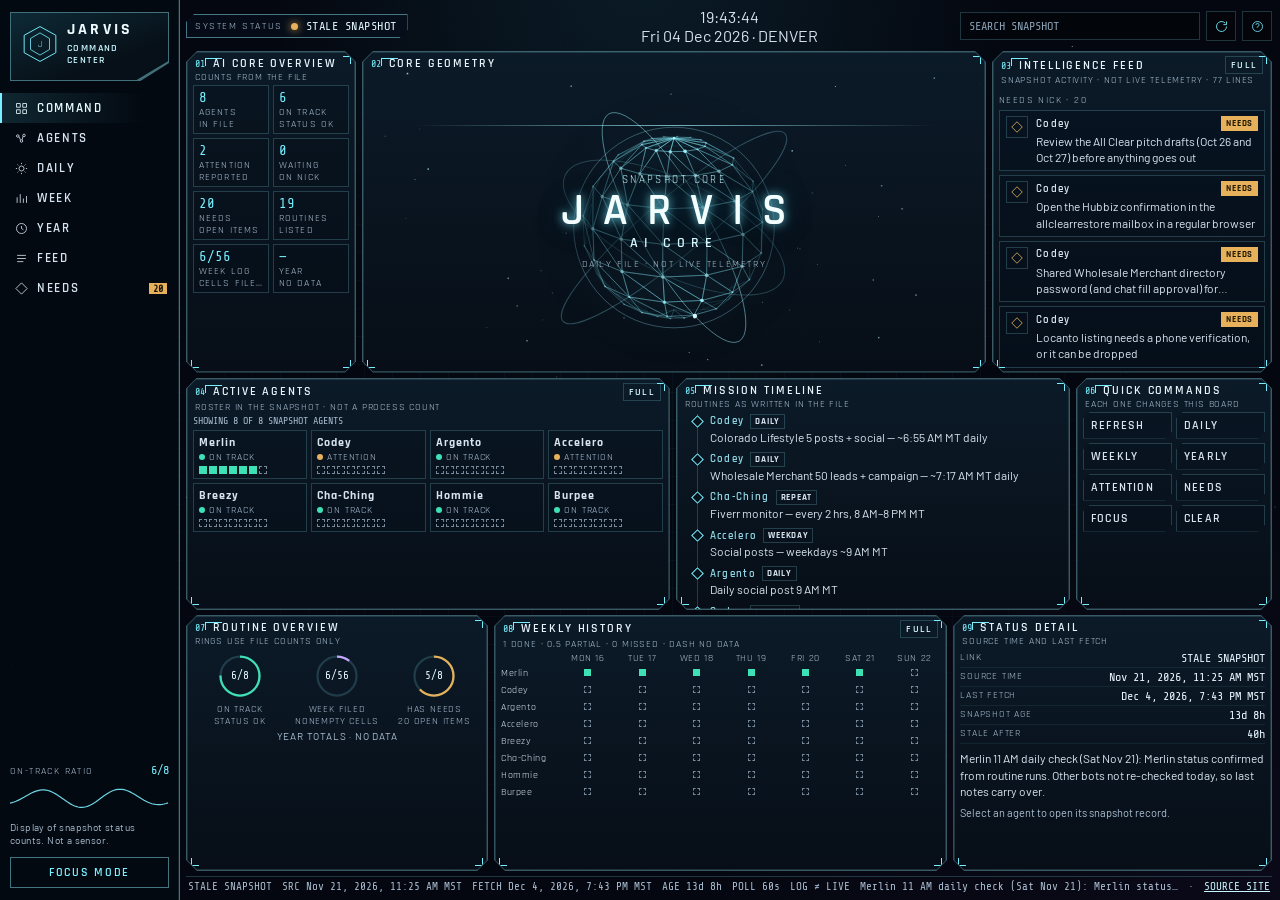
<file: javis-dashboard/index.html>
<!doctype html>
<html lang="en">
<head>
<meta charset="utf-8">
<meta name="viewport" content="width=device-width, initial-scale=1">
<meta name="color-scheme" content="dark">
<title>JARVIS Command Center</title>
<link rel="icon" href="favicon.svg" type="image/svg+xml">
<link rel="preconnect" href="https://fonts.googleapis.com">
<link rel="preconnect" href="https://fonts.gstatic.com" crossorigin>
<link href="https://fonts.googleapis.com/css2?family=Barlow:wght@400;500;600&family=Rajdhani:wght@500;600;700&family=Share+Tech+Mono&display=swap" rel="stylesheet">
<link rel="stylesheet" href="styles.css">
</head>
<body data-view="command">
<a class="skip" href="#command">Skip to command surface</a>
<canvas id="stars" aria-hidden="true"></canvas>
<div class="app">
  <aside class="sidebar">
    <div class="brand-wrap">
      <div class="brand">
        <svg class="mark" viewBox="0 0 48 48" aria-hidden="true">
          <polygon points="24,2 44,13 44,35 24,46 4,35 4,13" fill="none" stroke="currentColor" stroke-width="1.2"/>
          <polygon points="24,10 36,17 36,31 24,38 12,31 12,17" fill="none" stroke="currentColor" stroke-width="1"/>
          <text x="24" y="28" text-anchor="middle" font-size="11" fill="currentColor" font-family="Rajdhani, sans-serif">J</text>
        </svg>
        <div class="brand-text">
          <strong>JARVIS</strong>
          <span>COMMAND<br>CENTER</span>
        </div>
      </div>
    </div>
    <nav class="nav" aria-label="Command views">
      <button type="button" data-nav="command" aria-current="page">
        <svg viewBox="0 0 24 24"><path d="M4 4h6v6H4zM14 4h6v6h-6zM4 14h6v6H4zM14 14h6v6h-6z" stroke-width="1.3"/></svg>
        COMMAND
      </button>
      <button type="button" data-nav="agents">
        <svg viewBox="0 0 24 24"><circle cx="6" cy="8" r="2" stroke-width="1.3"/><circle cx="16" cy="7" r="2" stroke-width="1.3"/><circle cx="12" cy="16" r="2" stroke-width="1.3"/><path d="M8 9.2 10.4 14.2M14.2 8.6 13.2 14" stroke-width="1.3"/></svg>
        AGENTS
      </button>
      <button type="button" data-nav="daily">
        <svg viewBox="0 0 24 24"><circle cx="12" cy="12" r="4" stroke-width="1.3"/><path d="M12 3v2M12 19v2M3 12h2M19 12h2M5.6 5.6l1.4 1.4M17 17l1.4 1.4M18.4 5.6 17 7M7 17l-1.4 1.4" stroke-width="1.3"/></svg>
        DAILY
      </button>
      <button type="button" data-nav="weekly">
        <svg viewBox="0 0 24 24"><path d="M5 19V10M10 19V5M15 19v-7M20 19V8" stroke-width="1.3"/></svg>
        WEEK
      </button>
      <button type="button" data-nav="yearly">
        <svg viewBox="0 0 24 24"><circle cx="12" cy="12" r="8" stroke-width="1.3"/><path d="M12 8v4l3 2" stroke-width="1.3"/></svg>
        YEAR
      </button>
      <button type="button" data-nav="feed">
        <svg viewBox="0 0 24 24"><path d="M5 7h14M5 12h14M5 17h10" stroke-width="1.3"/></svg>
        FEED
      </button>
      <button type="button" data-nav="needs">
        <svg viewBox="0 0 24 24"><path d="M12 3 21 12 12 21 3 12Z" stroke-width="1.3"/></svg>
        NEEDS <span class="pip" id="needs-pip" hidden>0</span>
      </button>
    </nav>
    <div class="wave-block">
      <div class="wave-label"><span>ON-TRACK RATIO</span><b id="wave-stat">—</b></div>
      <canvas id="wave" width="320" height="84" aria-hidden="true"></canvas>
      <p class="wave-note">Display of snapshot status counts. Not a sensor.</p>
    </div>
    <button type="button" class="focus-btn" data-cmd="focus" data-label="FOCUS MODE" data-on="EXIT FOCUS" aria-pressed="false">FOCUS MODE</button>
  </aside>

  <main class="main" id="main">
    <header class="mast">
      <div class="topbar">
      <div class="pill" id="status-pill" role="status" aria-live="polite">
        <span class="k">SYSTEM STATUS</span>
        <span id="status-dot" class="dot loading"></span>
        <span id="status-label">READING SOURCE</span>
      </div>
      <div class="clockblock">
        <div id="clock">--:--:--</div>
        <div id="date">DENVER</div>
      </div>
      <div class="tools">
        <form id="searchform" role="search">
          <input id="q" type="search" name="q" placeholder="SEARCH SNAPSHOT" aria-label="Search snapshot" autocomplete="off" spellcheck="false">
        </form>
        <button type="button" class="ib" id="refresh-btn" data-cmd="refresh" aria-label="Refresh snapshot" title="Refresh snapshot (R)">
          <svg viewBox="0 0 24 24"><path d="M20 12a8 8 0 1 1-2.2-5.5" stroke-width="1.4"/><path d="M20 4v5h-5" stroke-width="1.4"/></svg>
        </button>
        <button type="button" class="ib" data-cmd="help" aria-label="Help and keyboard shortcuts" title="Help">
          <svg viewBox="0 0 24 24"><circle cx="12" cy="12" r="8" stroke-width="1.3"/><path d="M9.5 9.5a2.5 2.5 0 1 1 3.2 2.4c-.7.3-1.2.8-1.2 1.6V14" stroke-width="1.3"/><path d="M12 17h.01" stroke-width="1.8"/></svg>
        </button>
      </div>
      </div>
      <div id="filterbar" hidden></div>
    </header>

    <div id="command">
      <div class="upper">
        <div class="shell" id="core-shell">
          <section class="panel" aria-labelledby="core-title">
            <i class="brk tl"></i><i class="brk tr"></i><i class="brk bl"></i><i class="brk br"></i>
            <header class="ph"><span class="idx">01</span><h2 id="core-title">AI CORE OVERVIEW</h2></header>
            <p class="psub">COUNTS FROM THE FILE</p>
            <div class="body" id="tiles"></div>
          </section>
        </div>
        <div class="shell hero" id="hero-shell">
          <section class="panel" aria-labelledby="hero-title">
            <i class="brk tl"></i><i class="brk tr"></i><i class="brk bl"></i><i class="brk br"></i>
            <header class="ph"><span class="idx">02</span><h2 id="hero-title">CORE GEOMETRY</h2></header>
            <div class="body">
              <canvas id="globe" aria-hidden="true"></canvas>
              <div class="scan" aria-hidden="true"></div>
              <div class="hero-copy">
                <div class="stack">
                  <p class="kicker">SNAPSHOT CORE</p>
                  <div class="jarvis" aria-label="JARVIS"><span>J</span><span>A</span><span>R</span><span>V</span><span>I</span><span>S</span></div>
                  <p class="hero-sub">AI CORE</p>
                  <p class="fine">DAILY FILE · NOT LIVE TELEMETRY</p>
                </div>
              </div>
            </div>
          </section>
        </div>
        <div class="shell" id="feed-shell">
          <section class="panel" aria-labelledby="feed-title">
            <i class="brk tl"></i><i class="brk tr"></i><i class="brk bl"></i><i class="brk br"></i>
            <header class="ph"><span class="idx">03</span><h2 id="feed-title">INTELLIGENCE FEED</h2><button type="button" class="mini" data-nav="feed">FULL</button></header>
            <p class="psub">SNAPSHOT ACTIVITY · NOT LIVE TELEMETRY <span id="feed-meta"></span></p>
            <div class="body" id="feed"></div>
          </section>
        </div>
      </div>
      <div class="middle">
        <div class="shell">
          <section class="panel" aria-labelledby="agents-title">
            <i class="brk tl"></i><i class="brk tr"></i><i class="brk bl"></i><i class="brk br"></i>
            <header class="ph"><span class="idx">04</span><h2 id="agents-title">ACTIVE AGENTS</h2><button type="button" class="mini" data-nav="agents">FULL</button></header>
            <p class="psub">ROSTER IN THE SNAPSHOT · NOT A PROCESS COUNT</p>
            <div class="body" id="agent-grid"></div>
          </section>
        </div>
        <div class="shell">
          <section class="panel" aria-labelledby="mission-title">
            <i class="brk tl"></i><i class="brk tr"></i><i class="brk bl"></i><i class="brk br"></i>
            <header class="ph"><span class="idx">05</span><h2 id="mission-title">MISSION TIMELINE</h2></header>
            <p class="psub">ROUTINES AS WRITTEN IN THE FILE</p>
            <div class="body" id="timeline"></div>
          </section>
        </div>
        <div class="shell">
          <section class="panel" aria-labelledby="cmd-title">
            <i class="brk tl"></i><i class="brk tr"></i><i class="brk bl"></i><i class="brk br"></i>
            <header class="ph"><span class="idx">06</span><h2 id="cmd-title">QUICK COMMANDS</h2></header>
            <p class="psub">EACH ONE CHANGES THIS BOARD</p>
            <div class="body">
              <div class="cmds">
                <button type="button" data-cmd="refresh">REFRESH</button>
                <button type="button" data-cmd="daily">DAILY</button>
                <button type="button" data-cmd="weekly">WEEKLY</button>
                <button type="button" data-cmd="yearly">YEARLY</button>
                <button type="button" data-cmd="attention" aria-pressed="false">ATTENTION</button>
                <button type="button" data-cmd="needs">NEEDS</button>
                <button type="button" data-cmd="focus" data-label="FOCUS" data-on="EXIT" aria-pressed="false">FOCUS</button>
                <button type="button" data-cmd="clear">CLEAR</button>
              </div>
            </div>
          </section>
        </div>
      </div>
      <div class="bottom">
        <div class="shell">
          <section class="panel" aria-labelledby="ring-title">
            <i class="brk tl"></i><i class="brk tr"></i><i class="brk bl"></i><i class="brk br"></i>
            <header class="ph"><span class="idx">07</span><h2 id="ring-title">ROUTINE OVERVIEW</h2></header>
            <p class="psub">RINGS USE FILE COUNTS ONLY</p>
            <div class="body" id="rings"></div>
          </section>
        </div>
        <div class="shell">
          <section class="panel" aria-labelledby="week-title">
            <i class="brk tl"></i><i class="brk tr"></i><i class="brk bl"></i><i class="brk br"></i>
            <header class="ph"><span class="idx">08</span><h2 id="week-title">WEEKLY HISTORY</h2><button type="button" class="mini" data-nav="weekly">FULL</button></header>
            <p class="psub">1 DONE · 0.5 PARTIAL · 0 MISSED · DASH NO DATA</p>
            <div class="body" id="heatmap"></div>
          </section>
        </div>
        <div class="shell">
          <section class="panel" aria-labelledby="status-title">
            <i class="brk tl"></i><i class="brk tr"></i><i class="brk bl"></i><i class="brk br"></i>
            <header class="ph"><span class="idx">09</span><h2 id="status-title">STATUS DETAIL</h2></header>
            <p class="psub">SOURCE TIME AND LAST FETCH</p>
            <div class="body" id="side-status"></div>
          </section>
        </div>
      </div>
    </div>

    <div id="stage"></div>
    <footer class="footer" id="footer"></footer>
  </main>
</div>

<dialog id="detail" aria-labelledby="detail-title"></dialog>
<dialog id="help" aria-labelledby="help-title">
  <div class="sheet">
    <button type="button" class="close" data-cmd="close-help">CLOSE</button>
    <h2 id="help-title" class="ph" style="padding-left:0">HOW THIS BOARD READS</h2>
    <p>This command center displays the public daily snapshot from the original Grok Bots dashboard. It polls that file. It does not watch live processes.</p>
    <ul class="help-list">
      <li><b>SNAPSHOT CURRENT</b> means the file timestamp is under 40 hours old.</li>
      <li><b>STALE SNAPSHOT</b> means that timestamp is older than 40 hours. The rows still show the last file.</li>
      <li><b>LINK OFFLINE</b> means the latest fetch failed. If a previous file loaded, it stays on screen.</li>
      <li><b>NO SNAPSHOT</b> means nothing has loaded. Counts stay blank rather than turning into zeros.</li>
      <li><b>SOURCE UNKNOWN</b> means the file arrived without a usable timestamp or a recognizable shape.</li>
      <li>Week cells: filled teal = done (1), split amber = partial (0.5), crossed rose = missed (0), dashed = no data. Unrecognized numbers stay unlabeled.</li>
      <li>Done, pending, and needs are lists in the file. A line in the done list is logged work, not a live success signal.</li>
      <li>Year stays “no data” until the file itself carries a yearly note. This board does not invent an annual total.</li>
      <li>The source has no machine-load fields, so there are no hardware gauges.</li>
      <li>Search checks names, roles, routines, and list lines. Emails or secret-shaped values in a future file are redacted on screen.</li>
    </ul>
    <h3>KEYBOARD</h3>
    <ul class="help-list">
      <li><kbd>/</kbd> search</li>
      <li><kbd>1</kbd> command <kbd>2</kbd> agents <kbd>3</kbd> daily <kbd>4</kbd> week <kbd>5</kbd> year <kbd>6</kbd> feed <kbd>7</kbd> needs</li>
      <li><kbd>F</kbd> focus mode <kbd>R</kbd> refresh <kbd>Esc</kbd> clear filters, or close a panel</li>
      <li>Left and right arrows move between agent records while a record is open.</li>
    </ul>
    <p>Motion follows the operating system reduced-motion setting. The globe holds a still frame when that setting is on.</p>
  </div>
</dialog>
<div id="live" class="skip" aria-live="polite"></div>
<noscript><p style="padding:16px">This command center needs JavaScript to read the public snapshot.</p></noscript>
<script type="module" src="app.js"></script>
</body>
</html>
</file>
<file: javis-dashboard/styles.css>
:root {
  --bg: #04070f;
  --ink: #d7e4ef;
  --muted: #a9bdd0;
  --dim: #8aa0b4;
  --cyan: #79f0ff;
  --cyan-deep: #8fd6e4;
  --line: rgba(132, 224, 238, 0.5);
  --line-dim: rgba(132, 224, 238, 0.22);
  --teal: #3ee0b5;
  --amber: #e6b15a;
  --violet: #c4a6ff;
  --miss: #e08aa0;
  --panel: #07111c;
  --display: "Rajdhani", "Segoe UI", sans-serif;
  --sans: "Barlow", "Segoe UI", sans-serif;
  --mono: "Share Tech Mono", ui-monospace, monospace;
  --sidebar: 180px;
  color-scheme: dark;
}

* { box-sizing: border-box; }
html, body { height: 100%; margin: 0; }
body {
  font-family: var(--sans);
  color: var(--ink);
  background:
    radial-gradient(ellipse at 50% -10%, rgba(28, 84, 104, 0.28), transparent 42%),
    radial-gradient(ellipse at 100% 100%, rgba(64, 28, 96, 0.12), transparent 36%),
    var(--bg);
  overflow: hidden;
}
body::before {
  content: "";
  position: fixed;
  inset: 0;
  pointer-events: none;
  background-image:
    linear-gradient(rgba(90, 180, 200, 0.045) 1px, transparent 1px),
    linear-gradient(90deg, rgba(90, 180, 200, 0.045) 1px, transparent 1px);
  background-size: 28px 28px;
  mask-image: radial-gradient(ellipse at center, #000 35%, transparent 78%);
  z-index: 0;
}
#stars { position: fixed; inset: 0; width: 100%; height: 100%; pointer-events: none; z-index: 0; }
.app { position: relative; z-index: 1; height: 100%; display: grid; grid-template-columns: var(--sidebar) minmax(0, 1fr); }

.skip {
  position: absolute; left: 8px; top: -40px; z-index: 20;
  background: #021018; color: var(--ink); padding: 6px 8px;
}
.skip:focus { top: 8px; }

.sidebar {
  min-height: 0;
  display: flex;
  flex-direction: column;
  border-right: 1px solid var(--line);
  box-shadow: inset -1px 0 0 rgba(132, 224, 238, 0.12);
  background: rgba(4, 10, 18, 0.9);
}
.brand-wrap {
  margin: 12px 10px 8px;
  padding: 1px;
  background: rgba(132, 224, 238, 0.48);
  clip-path: polygon(0 0, 100% 0, 100% 74%, 82% 100%, 0 100%);
}
.brand {
  display: flex;
  gap: 8px;
  align-items: center;
  padding: 9px 10px 14px;
  background: linear-gradient(160deg, #0d2a36 0%, #071018 68%);
  clip-path: polygon(0 0, 100% 0, 100% 72%, 80% 100%, 0 100%);
  color: var(--cyan);
}
.mark { width: 38px; height: 38px; flex: 0 0 auto; }
.brand-text strong {
  display: block;
  font-family: var(--display);
  font-weight: 700;
  letter-spacing: 0.2em;
  font-size: 16px;
  color: #edfbff;
  line-height: 1;
}
.brand-text span {
  display: block;
  margin-top: 4px;
  font-family: var(--display);
  font-size: 10px;
  font-weight: 600;
  letter-spacing: 0.14em;
  color: #c8f6ff;
}
.nav { display: flex; flex-direction: column; padding: 4px 0; overflow: auto; }
.nav button, .text-btn, .mini, .ib, .cmds button, .chip button, .agent, .feed-item, .dayhead, .cellbtn, .close {
  font-family: inherit;
  cursor: pointer;
}
.nav button {
  display: flex;
  align-items: center;
  gap: 8px;
  width: 100%;
  text-align: left;
  background: transparent;
  color: var(--ink);
  border: 0;
  border-left: 2px solid transparent;
  padding: 7px 12px;
  font-family: var(--display);
  font-weight: 600;
  font-size: 13px;
  letter-spacing: 0.13em;
}
.nav button svg { width: 15px; height: 15px; flex: 0 0 auto; stroke: currentColor; fill: none; }
.nav button[aria-current="page"] {
  border-left-color: var(--cyan);
  color: #e8fdff;
  background: linear-gradient(90deg, rgba(90, 220, 240, 0.14), transparent 80%);
}
.nav button:hover { color: white; }
.nav .pip {
  margin-left: auto;
  min-width: 16px;
  padding: 0 4px;
  font-family: var(--mono);
  font-size: 10px;
  letter-spacing: 0;
  color: #1a1408;
  background: var(--amber);
}
.wave-block { margin-top: auto; padding: 8px 10px 4px; }
.wave-label {
  display: flex;
  justify-content: space-between;
  align-items: baseline;
  font-family: var(--display);
  font-size: 10px;
  letter-spacing: 0.14em;
  color: var(--muted);
}
.wave-label b { color: var(--cyan); font-family: var(--mono); font-weight: 400; letter-spacing: 0; font-size: 12px; }
#wave { display: block; width: 100%; height: 42px; }
.wave-note { margin: 2px 0 6px; font-size: 10px; line-height: 1.3; color: var(--muted); letter-spacing: 0.04em; }
.focus-btn {
  margin: 0 10px 12px;
  background: transparent;
  color: var(--cyan);
  border: 1px solid var(--line);
  padding: 7px 8px;
  font-family: var(--display);
  font-weight: 600;
  letter-spacing: 0.14em;
  font-size: 12px;
}
.text-btn, .linkbtn {
  background: transparent;
  color: #e7fbff;
  border: 1px solid var(--line-dim);
  padding: 4px 8px;
  font-family: var(--display);
  font-weight: 600;
  letter-spacing: 0.1em;
  font-size: 12px;
}
.linkbtn { border: 0; padding: 0; font-size: 16px; letter-spacing: 0.08em; }
.focus-btn[aria-pressed="true"], .cmds button[aria-pressed="true"] {
  background: rgba(90, 220, 240, 0.12);
  color: white;
}

.main {
  min-width: 0;
  min-height: 0;
  height: 100%;
  display: grid;
  grid-template-rows: auto minmax(0, 1fr) auto;
  gap: 5px;
  padding: 6px 8px 4px 6px;
  overflow: hidden;
}
.mast { display: flex; flex-direction: column; gap: 4px; min-width: 0; }
.topbar {
  display: grid;
  grid-template-columns: minmax(0, 1fr) auto minmax(0, 1fr);
  align-items: center;
  gap: 8px;
  min-height: 40px;
}
.pill {
  justify-self: start;
  display: inline-flex;
  align-items: center;
  gap: 8px;
  max-width: 100%;
  padding: 4px 10px 4px 8px;
  border: 1px solid var(--line);
  background: rgba(6, 16, 28, 0.72);
  clip-path: polygon(8px 0, 100% 0, 100% calc(100% - 8px), calc(100% - 8px) 100%, 0 100%, 0 8px);
}
.pill .k {
  font-family: var(--display);
  font-size: 10px;
  letter-spacing: 0.16em;
  color: var(--muted);
}
#status-label {
  font-family: var(--mono);
  font-size: 12px;
  letter-spacing: 0.04em;
  color: #e7fbff;
  white-space: nowrap;
}
.dot { width: 7px; height: 7px; border-radius: 50%; background: var(--dim); box-shadow: 0 0 8px transparent; }
.dot.current { background: var(--teal); box-shadow: 0 0 8px var(--teal); }
.dot.stale, .dot.loading { background: var(--amber); box-shadow: 0 0 8px var(--amber); }
.dot.offline, .dot.nodata { background: var(--miss); box-shadow: 0 0 8px var(--miss); }
.dot.unknown { background: var(--violet); box-shadow: 0 0 8px var(--violet); }
.clockblock { text-align: center; }
.clock {
  font-family: var(--mono);
  font-size: clamp(18px, 2vw, 28px);
  line-height: 1;
  color: #7af3ff;
  text-shadow: 0 0 10px rgba(90, 230, 255, 0.55);
  font-variant-numeric: tabular-nums;
}
.date { margin-top: 2px; font-family: var(--display); font-size: 11px; letter-spacing: 0.14em; color: #c5d8e6; }
.tools { justify-self: end; display: flex; align-items: center; gap: 6px; min-width: 0; }
#searchform { min-width: 0; }
#q {
  width: min(240px, 28vw);
  background: rgba(0, 0, 0, 0.28);
  color: var(--ink);
  border: 1px solid var(--line-dim);
  padding: 6px 8px;
  font-family: var(--mono);
  font-size: 12px;
}
#q::placeholder { color: var(--dim); }
.ib {
  width: 30px; height: 30px;
  display: grid; place-items: center;
  background: rgba(0, 0, 0, 0.25);
  color: var(--cyan);
  border: 1px solid var(--line-dim);
}
.ib svg { width: 15px; height: 15px; stroke: currentColor; fill: none; }
.ib.busy svg { animation: spin 0.8s linear infinite; }
@keyframes spin { to { transform: rotate(360deg); } }

#filterbar {
  display: flex; flex-wrap: wrap; gap: 6px; align-items: center;
  min-height: 0;
}
#filterbar[hidden] { display: none; }
.chip, .alert {
  display: inline-flex; align-items: center; gap: 6px;
  border: 1px solid var(--line-dim);
  padding: 3px 6px;
  font-family: var(--display);
  font-size: 11px;
  letter-spacing: 0.08em;
  color: var(--ink);
  background: rgba(8, 20, 32, 0.65);
}
.chip button, .alert button {
  background: transparent; color: var(--cyan); border: 0; padding: 0 2px; font-size: 14px;
}
.alert { border-color: rgba(230, 177, 90, 0.55); color: #ffe3b5; }

#command {
  min-height: 0;
  height: 100%;
  overflow: hidden;
  display: grid;
  grid-template-rows: minmax(0, 1.08fr) minmax(0, 0.78fr) minmax(132px, 0.86fr);
  gap: 5px;
}
.upper, .middle, .bottom { min-height: 0; min-width: 0; display: grid; gap: 6px; }
.upper { grid-template-columns: 170px minmax(0, 1fr) minmax(220px, 280px); }
.middle { grid-template-columns: minmax(0, 1.35fr) minmax(0, 1.1fr) 196px; }
.bottom { grid-template-columns: minmax(210px, 0.9fr) minmax(0, 1.35fr) minmax(220px, 0.95fr); }

.shell {
  min-width: 0; min-height: 0;
  display: flex;
  padding: 1px;
  background: rgba(140, 226, 240, 0.38);
  clip-path: polygon(11px 0, calc(100% - 11px) 0, 100% 11px, 100% calc(100% - 11px), calc(100% - 11px) 100%, 11px 100%, 0 calc(100% - 11px), 0 11px);
}
.panel {
  position: relative;
  flex: 1;
  min-width: 0; min-height: 0;
  display: flex;
  flex-direction: column;
  background: linear-gradient(180deg, rgba(10, 24, 38, 0.96), rgba(5, 11, 20, 0.96));
  clip-path: polygon(10px 0, calc(100% - 10px) 0, 100% 10px, 100% calc(100% - 10px), calc(100% - 10px) 100%, 10px 100%, 0 calc(100% - 10px), 0 10px);
  box-shadow: inset 0 0 0 1px rgba(160, 236, 250, 0.14);
}
.brk { position: absolute; width: 8px; height: 8px; pointer-events: none; z-index: 2; }
.brk.tl { top: 4px; left: 4px; border-top: 1px solid var(--cyan); border-left: 1px solid var(--cyan); }
.brk.tr { top: 4px; right: 4px; border-top: 1px solid var(--cyan); border-right: 1px solid var(--cyan); }
.brk.bl { bottom: 4px; left: 4px; border-bottom: 1px solid var(--cyan); border-left: 1px solid var(--cyan); }
.brk.br { bottom: 4px; right: 4px; border-bottom: 1px solid var(--cyan); border-right: 1px solid var(--cyan); }
.ph {
  flex: 0 0 auto;
  display: flex; align-items: center; gap: 8px;
  padding: 4px 8px 0;
}
.ph .idx { font-family: var(--mono); font-size: 10px; color: var(--cyan); }
.ph h2 {
  margin: 0;
  font-family: var(--display);
  font-size: 12px;
  font-weight: 600;
  letter-spacing: 0.16em;
  color: #e7f3fb;
}
.mini {
  margin-left: auto;
  background: transparent;
  color: #d8fbff;
  border: 1px solid var(--line-dim);
  font-family: var(--display);
  font-size: 10px;
  font-weight: 600;
  letter-spacing: 0.12em;
  padding: 2px 5px;
}
.psub {
  flex: 0 0 auto;
  margin: 0;
  padding: 0 8px 2px;
  font-family: var(--display);
  font-size: 10px;
  letter-spacing: 0.08em;
  color: var(--muted);
}
.body { flex: 1 1 auto; min-height: 0; overflow: auto; padding: 0 6px 4px; }

.tiles { display: grid; grid-template-columns: 1fr 1fr; gap: 4px; }
.tile {
  border: 1px solid var(--line-dim);
  padding: 4px 5px 3px;
  min-width: 0;
  background: rgba(4, 12, 22, 0.35);
}
.tile b {
  display: block;
  font-family: var(--mono);
  font-weight: 400;
  font-size: 14px;
  color: var(--cyan);
  line-height: 1.15;
}
.tile span, .tile small {
  display: block;
  font-family: var(--display);
  font-size: 10px;
  letter-spacing: 0.11em;
  color: var(--muted);
  white-space: nowrap;
  overflow: hidden;
  text-overflow: ellipsis;
}

.hero { position: relative; }
.hero .body { padding: 0; overflow: hidden; position: relative; }
#globe { position: absolute; inset: 0; width: 100%; height: 100%; display: block; }
.scan {
  position: absolute; left: 8%; right: 8%; height: 1px; top: 18%;
  background: linear-gradient(90deg, transparent, rgba(160, 245, 255, 0.7), transparent);
  animation: scan 8s linear infinite;
  pointer-events: none;
}
@keyframes scan { from { top: 14%; } to { top: 84%; } }
.hero-copy {
  position: absolute; inset: 0;
  display: grid; place-items: center;
  pointer-events: none;
  text-align: center;
}
.hero-copy .stack {
  padding: 16px 28px;
  background: radial-gradient(ellipse at center, rgba(3, 8, 16, 0.78) 0%, rgba(3, 8, 16, 0.28) 58%, transparent 74%);
}
.kicker, .fine {
  margin: 0;
  font-family: var(--display);
  letter-spacing: 0.22em;
  font-size: 11px;
  color: #c6f7ff;
}
.jarvis {
  display: flex; justify-content: center; gap: 0.42em;
  margin: 4px 0 2px;
  font-family: var(--display);
  font-weight: 600;
  font-size: clamp(32px, 5vh, 52px);
  letter-spacing: 0;
  color: #f3feff;
  text-shadow: 0 0 10px rgba(120, 235, 255, 0.85), 0 0 28px rgba(40, 160, 200, 0.4);
  line-height: 0.9;
}
.hero-sub {
  margin: 0;
  font-family: var(--display);
  font-weight: 600;
  letter-spacing: 0.42em;
  font-size: clamp(12px, 1.6vh, 16px);
  color: #d5f7ff;
}
.fine { margin-top: 6px; font-size: 10px; letter-spacing: 0.16em; color: var(--muted); }

.feed-item {
  width: 100%;
  display: flex; gap: 8px;
  text-align: left;
  color: inherit;
  background: rgba(5, 16, 28, 0.55);
  border: 1px solid var(--line-dim);
  padding: 5px 6px;
  margin-bottom: 4px;
}
.feed-item .ico {
  flex: 0 0 22px; height: 22px;
  display: grid; place-items: center;
  border: 1px solid var(--line-dim);
}
.feed-item .ico svg { width: 14px; height: 14px; stroke: currentColor; fill: none; }
.feed-item.done .ico { color: var(--teal); }
.feed-item.pending .ico { color: var(--violet); }
.feed-item.needs .ico { color: var(--amber); }
.feed-item .fr { display: flex; justify-content: space-between; gap: 6px; align-items: center; }
.who { font-family: var(--display); font-weight: 600; letter-spacing: 0.12em; font-size: 11px; }
.fx { display: block; margin-top: 2px; font-size: 12px; line-height: 1.35; color: var(--ink); }
#feed .fx, #timeline .rt {
  display: -webkit-box;
  -webkit-line-clamp: 2;
  -webkit-box-orient: vertical;
  overflow: hidden;
}
.badge {
  flex: 0 0 auto;
  font-family: var(--display);
  font-size: 9px;
  font-weight: 700;
  letter-spacing: 0.08em;
  padding: 1px 4px;
  border: 1px solid transparent;
}
.badge.done { color: #06261c; background: var(--teal); }
.badge.pending { color: #1a1030; background: var(--violet); }
.badge.needs, .badge.attn, .badge.wait { color: #241a08; background: var(--amber); }
.badge.ok { color: #06261c; background: var(--teal); }
.badge.unk, .badge.paused, .badge.none, .badge.listed { color: #d7e4ef; background: transparent; border-color: var(--line-dim); }
.group-label {
  margin: 6px 0 4px;
  font-family: var(--display);
  font-size: 10px;
  letter-spacing: 0.14em;
  color: var(--muted);
}

.agent-count { margin: 0 0 4px; font-family: var(--mono); font-size: 10px; color: var(--muted); }
.agent-grid { display: grid; grid-template-columns: repeat(4, minmax(0, 1fr)); gap: 4px; }
.agent {
  min-width: 0;
  text-align: left;
  color: inherit;
  background: rgba(5, 16, 28, 0.45);
  border: 1px solid var(--line-dim);
  padding: 4px 5px;
}
.agent .nm {
  display: block;
  font-family: var(--display);
  font-weight: 700;
  letter-spacing: 0.08em;
  font-size: 12px;
  white-space: nowrap;
  overflow: hidden;
  text-overflow: ellipsis;
}
.agent .st { display: flex; align-items: center; gap: 4px; margin-top: 1px; font-family: var(--display); font-size: 10px; letter-spacing: 0.08em; color: var(--muted); }
.sdot { width: 6px; height: 6px; border-radius: 50%; background: var(--dim); }
.sdot.ok { background: var(--teal); }
.sdot.attention { background: var(--amber); }
.sdot.blocked { background: var(--miss); }
.dots { display: flex; gap: 2px; margin-top: 3px; }
.cell { width: 8px; height: 8px; display: inline-block; position: relative; box-sizing: border-box; }
.cell.c1 { background: var(--teal); }
.cell.c5 { background: linear-gradient(135deg, var(--amber) 52%, transparent 53%); border: 1px solid var(--amber); }
.cell.c0 { border: 1px solid var(--miss); }
.cell.c0::after {
  content: "";
  position: absolute; inset: 0;
  background:
    linear-gradient(to bottom right, transparent 45%, var(--miss) 46% 54%, transparent 55%),
    linear-gradient(to bottom left, transparent 45%, var(--miss) 46% 54%, transparent 55%);
}
.cell.cn { border: 1px dashed rgba(169, 189, 208, 0.7); }
.cell.cu { border: 1px solid var(--violet); background: rgba(196, 166, 255, 0.25); }

.tl { list-style: none; margin: 2px 0 0 14px; padding: 0 4px 0 12px; border-left: 1px solid var(--line-dim); }
.tl li { position: relative; margin: 0 0 7px; }
.tl li::before {
  content: "";
  position: absolute; left: -17px; top: 3px;
  width: 7px; height: 7px;
  border: 1px solid var(--cyan);
  background: #07111c;
  transform: rotate(45deg);
}
.tl li.none::before { border-color: var(--dim); }
.rm { display: flex; gap: 6px; align-items: center; flex-wrap: wrap; }
.rm .who { color: var(--cyan-deep); }
.rt { font-size: 12px; line-height: 1.35; color: var(--ink); }
.note { margin: 0 0 6px; font-size: 11px; line-height: 1.35; color: var(--muted); }

.cmds { display: grid; grid-template-columns: 1fr 1fr; gap: 4px; }
.cmds button {
  text-align: left;
  color: var(--ink);
  background: rgba(5, 16, 28, 0.4);
  border: 1px solid var(--line-dim);
  padding: 5px 7px;
  font-family: var(--display);
  font-weight: 600;
  font-size: 12px;
  letter-spacing: 0.1em;
  clip-path: polygon(7px 0, 100% 0, 100% calc(100% - 7px), calc(100% - 7px) 100%, 0 100%, 0 7px);
}
.cmds button:hover, .agent:hover, .feed-item:hover, .mini:hover, .ib:hover, .focus-btn:hover {
  border-color: var(--line);
  color: white;
}

.rings { display: grid; grid-template-columns: repeat(3, minmax(0, 1fr)); gap: 4px; }
.ring { margin: 0; text-align: center; }
.ring-viz { width: 54px; height: 54px; margin: 0 auto; position: relative; }
.heat .dim { opacity: 0.38; }
.card {
  position: relative;
  border: 1px solid var(--line-dim);
  padding: 10px 12px;
  background: rgba(4, 12, 22, 0.4);
}
.agent.tall { min-height: 96px; padding: 8px; }
.ring-viz svg { width: 100%; height: 100%; display: block; }
.ring-track { fill: none; stroke: rgba(132, 224, 238, 0.18); stroke-width: 3; }
.ring-val { fill: none; stroke: var(--cyan); stroke-width: 3; }
.ring-val.teal { stroke: var(--teal); }
.ring-val.amber { stroke: var(--amber); }
.ring-val.violet { stroke: var(--violet); }
.ring-val.none { stroke: rgba(169, 189, 208, 0.45); stroke-dasharray: 2 4 !important; }
.ring-viz b {
  position: absolute; inset: 0;
  display: grid; place-items: center;
  font-family: var(--mono); font-weight: 400; font-size: 11px; color: #e7fbff;
}
.ring figcaption { font-family: var(--display); font-size: 10px; letter-spacing: 0.08em; color: var(--muted); line-height: 1.25; }
.year-line { margin: 2px 0 0; font-size: 10px; letter-spacing: 0.08em; color: var(--muted); text-align: center; }

.heat {
  display: grid;
  grid-template-columns: minmax(58px, 0.7fr) repeat(var(--days, 7), minmax(14px, 1fr));
  gap: 1px 3px;
  align-items: center;
}
.dayhead, .cellbtn, .rownm {
  background: transparent;
  color: var(--muted);
  border: 0;
  padding: 0;
  font-family: var(--display);
  font-size: 10px;
  letter-spacing: 0.06em;
}
.dayhead { text-align: center; }
.dayhead[aria-pressed="true"], .dayhead.is-today { color: var(--cyan); }
#heatmap { padding-bottom: 0; }
#heatmap .cell { width: 7px; height: 7px; }
.rownm { text-align: left; color: var(--ink); white-space: nowrap; overflow: hidden; text-overflow: ellipsis; }
.cellbtn { display: grid; place-items: center; min-height: 16px; }
.legend { display: flex; flex-wrap: wrap; gap: 6px 8px; margin: 3px 0 0; padding: 0; list-style: none; }
.legend li { display: flex; align-items: center; gap: 4px; font-size: 10px; letter-spacing: 0.06em; color: var(--muted); font-family: var(--display); }

.kv { display: flex; justify-content: space-between; gap: 8px; padding: 2px 0; border-bottom: 1px solid rgba(132, 224, 238, 0.08); font-size: 12px; }
.kv span { color: var(--muted); font-family: var(--display); letter-spacing: 0.08em; font-size: 10px; }
.kv b { font-family: var(--mono); font-weight: 400; text-align: right; color: #e7f6ff; }
.source { margin: 6px 0; font-size: 12px; line-height: 1.4; color: var(--ink); }
.empty, .empty-line { color: var(--muted); font-size: 12px; line-height: 1.4; }
.empty strong { display: block; color: #e7f3fb; font-family: var(--display); letter-spacing: 0.1em; font-size: 12px; margin-bottom: 2px; }
.linkish { color: #bff6ff; }

#stage { min-height: 0; overflow: auto; display: flex; flex-direction: column; gap: 8px; }
#stage .shell { flex: 0 0 auto; }
#stage .panel { clip-path: none; }
#stage .shell { clip-path: none; border: 1px solid var(--line); background: transparent; }
.stage-grid { display: grid; grid-template-columns: repeat(auto-fit, minmax(280px, 1fr)); gap: 8px; }
.card h3, .record h3 {
  margin: 10px 0 4px;
  font-family: var(--display);
  font-size: 12px;
  letter-spacing: 0.12em;
  color: #d5e7f3;
}
.lines { list-style: none; margin: 0; padding: 0; }
.lines li { position: relative; padding: 4px 0 4px 12px; border-bottom: 1px solid rgba(132, 224, 238, 0.08); font-size: 13px; line-height: 1.4; }
.lines li::before { content: ""; position: absolute; left: 0; top: 10px; width: 6px; height: 6px; border: 1px solid var(--cyan); }
.lines.needs li::before { border-color: var(--amber); background: var(--amber); }
.lines.pending li::before { border-color: var(--violet); }
.lines.done li::before { border-color: var(--teal); background: var(--teal); }
.lines li.dim { opacity: 0.45; }
.lines li.hit { background: rgba(90, 220, 240, 0.06); }
.metrics { display: flex; flex-wrap: wrap; gap: 6px; }
.metrics div { border: 1px solid var(--line-dim); padding: 6px 8px; min-width: 90px; }
.metrics b { display: block; font-family: var(--mono); font-weight: 400; color: var(--cyan); font-size: 16px; }
.metrics span { font-size: 11px; color: var(--muted); }
.conic {
  width: 74px; height: 74px; border-radius: 50%;
  display: grid; place-items: center;
  box-shadow: inset 0 0 0 1px rgba(132, 224, 238, 0.25);
}
.conic span {
  width: 48px; height: 48px; border-radius: 50%;
  display: grid; place-items: center;
  background: #07111c;
  font-family: var(--mono); font-size: 10px; text-align: center; color: var(--muted);
}
.headrow { display: flex; justify-content: space-between; gap: 12px; align-items: flex-start; }
.avatar {
  position: relative;
  width: 48px; height: 48px; flex: 0 0 auto;
  display: grid; place-items: center;
  border: 1px solid var(--line);
  font-family: var(--display); letter-spacing: 0.08em; color: var(--cyan);
}
.avatar img { position: absolute; inset: 0; width: 100%; height: 100%; object-fit: cover; }
.banner {
  border: 1px dashed rgba(169, 189, 208, 0.55);
  padding: 14px;
  text-align: center;
}
.banner strong { font-family: var(--display); letter-spacing: 0.16em; font-size: 18px; color: #e7f3fb; }
.banner p { margin: 6px 0 0; color: var(--muted); font-size: 13px; }

.footer {
  display: flex; gap: 10px; align-items: center;
  height: 20px;
  padding: 0 2px;
  border-top: 1px solid var(--line-dim);
  font-family: var(--mono);
  font-size: 11px;
  line-height: 20px;
  color: var(--muted);
  white-space: nowrap;
  overflow: hidden;
}
.footer .src { min-width: 0; overflow: hidden; text-overflow: ellipsis; }
.footer a { color: #c8f6ff; }

dialog {
  padding: 0; border: 0; background: transparent; color: inherit;
  width: min(680px, calc(100vw - 28px));
  max-height: calc(100vh - 28px);
}
dialog::backdrop { background: rgba(2, 6, 12, 0.74); }
.sheet {
  max-height: min(78vh, 760px);
  overflow: auto;
  text-align: left;
  padding: 12px 14px 16px;
  background: linear-gradient(180deg, rgba(10, 24, 38, 0.98), rgba(5, 11, 20, 0.98));
  border: 1px solid var(--line);
  box-shadow: inset 0 0 0 1px rgba(160, 236, 250, 0.16), 0 16px 50px rgba(0, 0, 0, 0.45);
}
.sheet h3 { margin: 12px 0 4px; font-family: var(--display); letter-spacing: 0.12em; font-size: 13px; }
.close {
  float: right;
  background: transparent; color: var(--cyan); border: 1px solid var(--line-dim);
  font-family: var(--display); letter-spacing: 0.12em; padding: 4px 8px;
}
.record .headrow { align-items: flex-start; }
.record .close { float: none; flex: 0 0 auto; }
.help-list { margin: 6px 0 0; padding: 0; list-style: none; }
.help-list li { padding: 4px 0; border-bottom: 1px solid rgba(132, 224, 238, 0.1); font-size: 13px; line-height: 1.4; }
kbd {
  font-family: var(--mono); font-size: 11px;
  border: 1px solid var(--line-dim); padding: 0 4px; color: var(--cyan);
}

:focus-visible { outline: 1px solid #bff6ff; outline-offset: 2px; }
::selection { background: rgba(80, 210, 230, 0.35); color: white; }
* { scrollbar-width: thin; scrollbar-color: rgba(120, 210, 225, 0.45) transparent; }
::-webkit-scrollbar { width: 6px; height: 6px; }
::-webkit-scrollbar-thumb { background: rgba(120, 210, 225, 0.4); }

body:not([data-view="command"]) #command { display: none; }
body[data-view="command"] #stage { display: none; }
body.focus #command { grid-template-rows: minmax(0, 1fr); }
body.focus #core-shell, body.focus #feed-shell, body.focus .middle, body.focus .bottom { display: none; }
body.focus .upper { grid-template-columns: minmax(0, 1fr); }

@media (max-width: 1180px) {
  .upper { grid-template-columns: 150px minmax(0, 1fr) minmax(190px, 230px); }
  .middle { grid-template-columns: minmax(0, 1.2fr) minmax(0, 1fr) 168px; }
  .agent-grid { grid-template-columns: repeat(4, minmax(0, 1fr)); }
}
@media (max-width: 980px) {
  html, body { height: auto; overflow: auto; }
  .app { display: block; height: auto; min-height: 100%; }
  .sidebar {
    position: sticky; top: 0; z-index: 5;
    height: auto; width: 100%;
    border-right: 0;
    border-bottom: 1px solid var(--line);
    background: rgba(4, 10, 18, 0.96);
  }
  .brand-wrap { margin: 8px; }
  .nav { flex-direction: row; flex-wrap: wrap; overflow: visible; width: 100%; }
  .nav button { width: auto; border-left: 0; border-bottom: 2px solid transparent; white-space: nowrap; }
  .nav button[aria-current="page"] { border-bottom-color: var(--cyan); background: transparent; }
  .wave-block { display: none; }
  .focus-btn { margin: 8px; width: auto; }
  .sidebar { flex-direction: row; flex-wrap: wrap; align-items: center; }
  .main { display: block; padding: 8px; }
  #command { display: flex; flex-direction: column; height: auto; overflow: visible; }
  .upper, .middle, .bottom { display: flex; flex-direction: column; }
  .shell { min-height: 160px; }
  #hero-shell { min-height: 340px; }
  #stage { overflow: visible; }
  .topbar { grid-template-columns: 1fr; justify-items: start; }
  .tools, .pill, .clockblock { justify-self: start; }
  #q { width: min(100%, 420px); }
  .footer { white-space: normal; flex-wrap: wrap; }
  .agent-grid { grid-template-columns: repeat(2, minmax(0, 1fr)); }
}
@media (max-width: 640px) {
  .agent-grid, .rings, .stage-grid { grid-template-columns: 1fr 1fr; }
  .jarvis { font-size: 32px; }
  .brand-text strong { letter-spacing: 0.14em; font-size: 15px; }
}

@media (prefers-reduced-motion: reduce) {
  *, *::before, *::after {
    animation: none !important;
    transition: none !important;
  }
}
@media (forced-colors: active) {
  .shell, .panel, .pill, .agent, .feed-item { clip-path: none; border: 1px solid CanvasText; background: Canvas; }
  .clock, .jarvis { text-shadow: none; }
}
</file>
